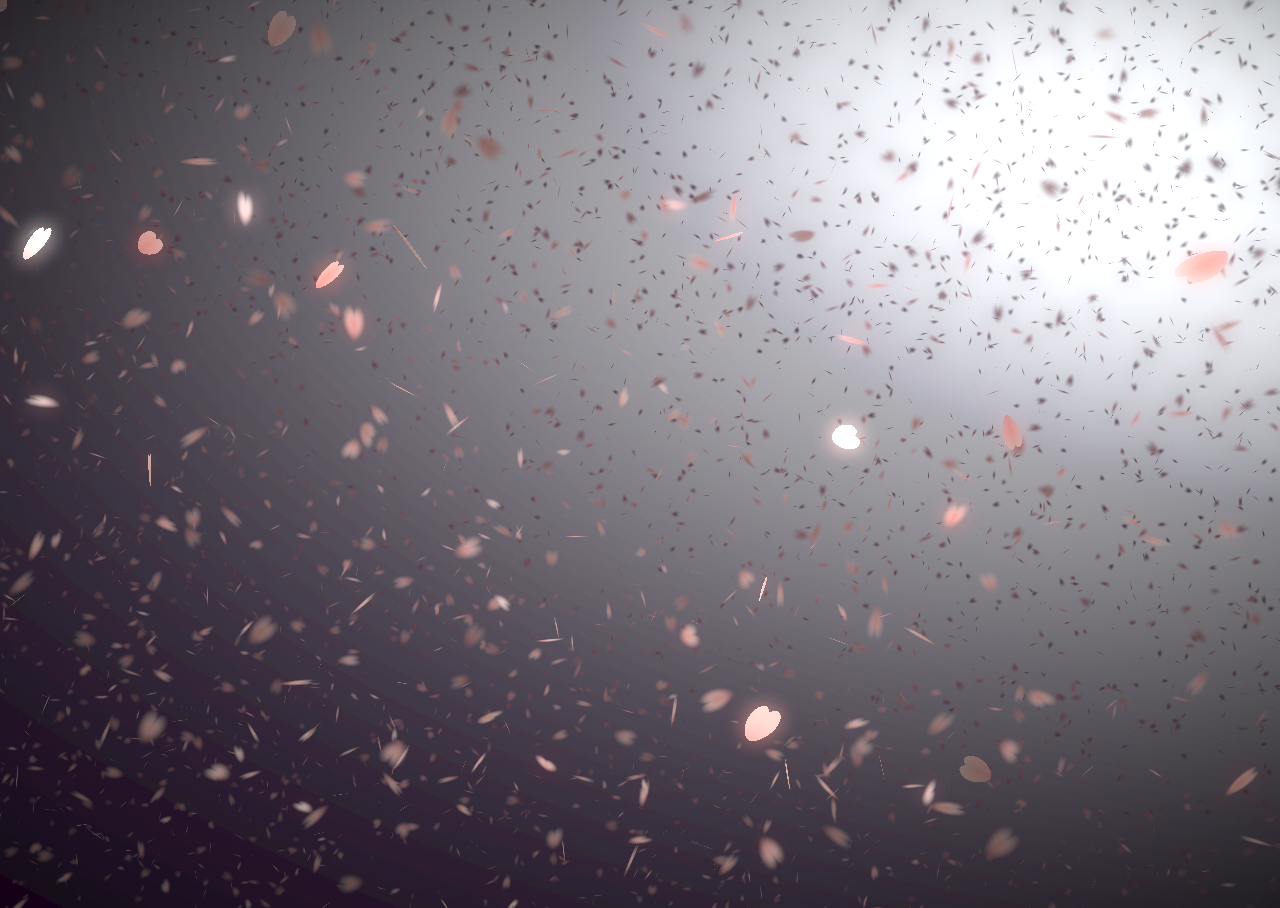
<file: www/index.html>
<!DOCTYPE html>
<html lang="en">
<head>
	<meta charset="UTF-8">
	<title>XQ的主页</title>
	<link rel="stylesheet" href="./css/main.css">
	<script src="js/index.js"></script>
</head>
<body>
<canvas id="sakura"></canvas>
<!-- sakura shader -->
<script id="sakura_point_vsh" type="x-shader/x_vertex">
uniform mat4 uProjection;
uniform mat4 uModelview;
uniform vec3 uResolution;
uniform vec3 uOffset;
uniform vec3 uDOF;  //x:focus distance, y:focus radius, z:max radius
uniform vec3 uFade; //x:start distance, y:half distance, z:near fade start

attribute vec3 aPosition;
attribute vec3 aEuler;
attribute vec2 aMisc; //x:size, y:fade

varying vec3 pposition;
varying float psize;
varying float palpha;
varying float pdist;

//varying mat3 rotMat;
varying vec3 normX;
varying vec3 normY;
varying vec3 normZ;
varying vec3 normal;

varying float diffuse;
varying float specular;
varying float rstop;
varying float distancefade;

void main(void) {
    // Projection is based on vertical angle
    vec4 pos = uModelview * vec4(aPosition + uOffset, 1.0);
    gl_Position = uProjection * pos;
    gl_PointSize = aMisc.x * uProjection[1][1] / -pos.z * uResolution.y * 0.5;

    pposition = pos.xyz;
    psize = aMisc.x;
    pdist = length(pos.xyz);
    palpha = smoothstep(0.0, 1.0, (pdist - 0.1) / uFade.z);

    vec3 elrsn = sin(aEuler);
    vec3 elrcs = cos(aEuler);
    mat3 rotx = mat3(
        1.0, 0.0, 0.0,
        0.0, elrcs.x, elrsn.x,
        0.0, -elrsn.x, elrcs.x
    );
    mat3 roty = mat3(
        elrcs.y, 0.0, -elrsn.y,
        0.0, 1.0, 0.0,
        elrsn.y, 0.0, elrcs.y
    );
    mat3 rotz = mat3(
        elrcs.z, elrsn.z, 0.0,
        -elrsn.z, elrcs.z, 0.0,
        0.0, 0.0, 1.0
    );
    mat3 rotmat = rotx * roty * rotz;
    normal = rotmat[2];

    mat3 trrotm = mat3(
        rotmat[0][0], rotmat[1][0], rotmat[2][0],
        rotmat[0][1], rotmat[1][1], rotmat[2][1],
        rotmat[0][2], rotmat[1][2], rotmat[2][2]
    );
    normX = trrotm[0];
    normY = trrotm[1];
    normZ = trrotm[2];

    const vec3 lit = vec3(0.6917144638660746, 0.6917144638660746, -0.20751433915982237);

    float tmpdfs = dot(lit, normal);
    if(tmpdfs < 0.0) {
        normal = -normal;
        tmpdfs = dot(lit, normal);
    }
    diffuse = 0.4 + tmpdfs;

    vec3 eyev = normalize(-pos.xyz);
    if(dot(eyev, normal) > 0.0) {
        vec3 hv = normalize(eyev + lit);
        specular = pow(max(dot(hv, normal), 0.0), 20.0);
    }
    else {
        specular = 0.0;
    }

    rstop = clamp((abs(pdist - uDOF.x) - uDOF.y) / uDOF.z, 0.0, 1.0);
    rstop = pow(rstop, 0.5);
    //-0.69315 = ln(0.5)
    distancefade = min(1.0, exp((uFade.x - pdist) * 0.69315 / uFade.y));
}
</script>
<script id="sakura_point_fsh" type="x-shader/x_fragment">
#ifdef GL_ES
//precision mediump float;
precision highp float;
#endif

uniform vec3 uDOF;  //x:focus distance, y:focus radius, z:max radius
uniform vec3 uFade; //x:start distance, y:half distance, z:near fade start

const vec3 fadeCol = vec3(0.08, 0.03, 0.06);

varying vec3 pposition;
varying float psize;
varying float palpha;
varying float pdist;

//varying mat3 rotMat;
varying vec3 normX;
varying vec3 normY;
varying vec3 normZ;
varying vec3 normal;

varying float diffuse;
varying float specular;
varying float rstop;
varying float distancefade;

float ellipse(vec2 p, vec2 o, vec2 r) {
    vec2 lp = (p - o) / r;
    return length(lp) - 1.0;
}

void main(void) {
    vec3 p = vec3(gl_PointCoord - vec2(0.5, 0.5), 0.0) * 2.0;
    vec3 d = vec3(0.0, 0.0, -1.0);
    float nd = normZ.z; //dot(-normZ, d);
    if(abs(nd) < 0.0001) discard;

    float np = dot(normZ, p);
    vec3 tp = p + d * np / nd;
    vec2 coord = vec2(dot(normX, tp), dot(normY, tp));

    //angle = 15 degree
    const float flwrsn = 0.258819045102521;
    const float flwrcs = 0.965925826289068;
    mat2 flwrm = mat2(flwrcs, -flwrsn, flwrsn, flwrcs);
    vec2 flwrp = vec2(abs(coord.x), coord.y) * flwrm;

    float r;
    if(flwrp.x < 0.0) {
        r = ellipse(flwrp, vec2(0.065, 0.024) * 0.5, vec2(0.36, 0.96) * 0.5);
    }
    else {
        r = ellipse(flwrp, vec2(0.065, 0.024) * 0.5, vec2(0.58, 0.96) * 0.5);
    }

    if(r > rstop) discard;

    vec3 col = mix(vec3(1.0, 0.8, 0.75), vec3(1.0, 0.9, 0.87), r);
    float grady = mix(0.0, 1.0, pow(coord.y * 0.5 + 0.5, 0.35));
    col *= vec3(1.0, grady, grady);
    col *= mix(0.8, 1.0, pow(abs(coord.x), 0.3));
    col = col * diffuse + specular;

    col = mix(fadeCol, col, distancefade);

    float alpha = (rstop > 0.001)? (0.5 - r / (rstop * 2.0)) : 1.0;
    alpha = smoothstep(0.0, 1.0, alpha) * palpha;

    gl_FragColor = vec4(col * 0.5, alpha);
}
</script>
<!-- effects -->
<script id="fx_common_vsh" type="x-shader/x_vertex">
uniform vec3 uResolution;
attribute vec2 aPosition;

varying vec2 texCoord;
varying vec2 screenCoord;

void main(void) {
    gl_Position = vec4(aPosition, 0.0, 1.0);
    texCoord = aPosition.xy * 0.5 + vec2(0.5, 0.5);
    screenCoord = aPosition.xy * vec2(uResolution.z, 1.0);
}
</script>
<script id="bg_fsh" type="x-shader/x_fragment">
#ifdef GL_ES
//precision mediump float;
precision highp float;
#endif

uniform vec2 uTimes;

varying vec2 texCoord;
varying vec2 screenCoord;

void main(void) {
    vec3 col;
    float c;
    vec2 tmpv = texCoord * vec2(0.8, 1.0) - vec2(0.95, 1.0);
    c = exp(-pow(length(tmpv) * 1.8, 2.0));
    col = mix(vec3(0.02, 0.0, 0.03), vec3(0.96, 0.98, 1.0) * 1.5, c);
    gl_FragColor = vec4(col * 0.5, 1.0);
}
</script>
<script id="fx_brightbuf_fsh" type="x-shader/x_fragment">
#ifdef GL_ES
//precision mediump float;
precision highp float;
#endif
uniform sampler2D uSrc;
uniform vec2 uDelta;

varying vec2 texCoord;
varying vec2 screenCoord;

void main(void) {
    vec4 col = texture2D(uSrc, texCoord);
    gl_FragColor = vec4(col.rgb * 2.0 - vec3(0.5), 1.0);
}
</script>
<script id="fx_dirblur_r4_fsh" type="x-shader/x_fragment">
#ifdef GL_ES
//precision mediump float;
precision highp float;
#endif
uniform sampler2D uSrc;
uniform vec2 uDelta;
uniform vec4 uBlurDir; //dir(x, y), stride(z, w)

varying vec2 texCoord;
varying vec2 screenCoord;

void main(void) {
    vec4 col = texture2D(uSrc, texCoord);
    col = col + texture2D(uSrc, texCoord + uBlurDir.xy * uDelta);
    col = col + texture2D(uSrc, texCoord - uBlurDir.xy * uDelta);
    col = col + texture2D(uSrc, texCoord + (uBlurDir.xy + uBlurDir.zw) * uDelta);
    col = col + texture2D(uSrc, texCoord - (uBlurDir.xy + uBlurDir.zw) * uDelta);
    gl_FragColor = col / 5.0;
}
</script>
<!-- effect fragment shader template -->
<script id="fx_common_fsh" type="x-shader/x_fragment">
#ifdef GL_ES
//precision mediump float;
precision highp float;
#endif
uniform sampler2D uSrc;
uniform vec2 uDelta;

varying vec2 texCoord;
varying vec2 screenCoord;

void main(void) {
    gl_FragColor = texture2D(uSrc, texCoord);
}
</script>
<!-- post processing -->
<script id="pp_final_vsh" type="x-shader/x_vertex">
uniform vec3 uResolution;
attribute vec2 aPosition;
varying vec2 texCoord;
varying vec2 screenCoord;
void main(void) {
    gl_Position = vec4(aPosition, 0.0, 1.0);
    texCoord = aPosition.xy * 0.5 + vec2(0.5, 0.5);
    screenCoord = aPosition.xy * vec2(uResolution.z, 1.0);
}
</script>
<script id="pp_final_fsh" type="x-shader/x_fragment">
#ifdef GL_ES
//precision mediump float;
precision highp float;
#endif
uniform sampler2D uSrc;
uniform sampler2D uBloom;
uniform vec2 uDelta;
varying vec2 texCoord;
varying vec2 screenCoord;
void main(void) {
    vec4 srccol = texture2D(uSrc, texCoord) * 2.0;
    vec4 bloomcol = texture2D(uBloom, texCoord);
    vec4 col;
    col = srccol + bloomcol * (vec4(1.0) + srccol);
    col *= smoothstep(1.0, 0.0, pow(length((texCoord - vec2(0.5)) * 2.0), 1.2) * 0.5);
    col = pow(col, vec4(0.45454545454545)); //(1.0 / 2.2)

    gl_FragColor = vec4(col.rgb, 1.0);
    gl_FragColor.a = 1.0;
}
</script>
</body>
</html>
</file>
<file: www/css/main.css>
*{margin:0;padding:0;list-style-type:none;}
a,img{border:0;}
html{
    overflow-x: hidden; overflow-y: hidden;
}
body{font:12px/180% Arial, Helvetica, sans-serif, "新宋体";}
</file>
